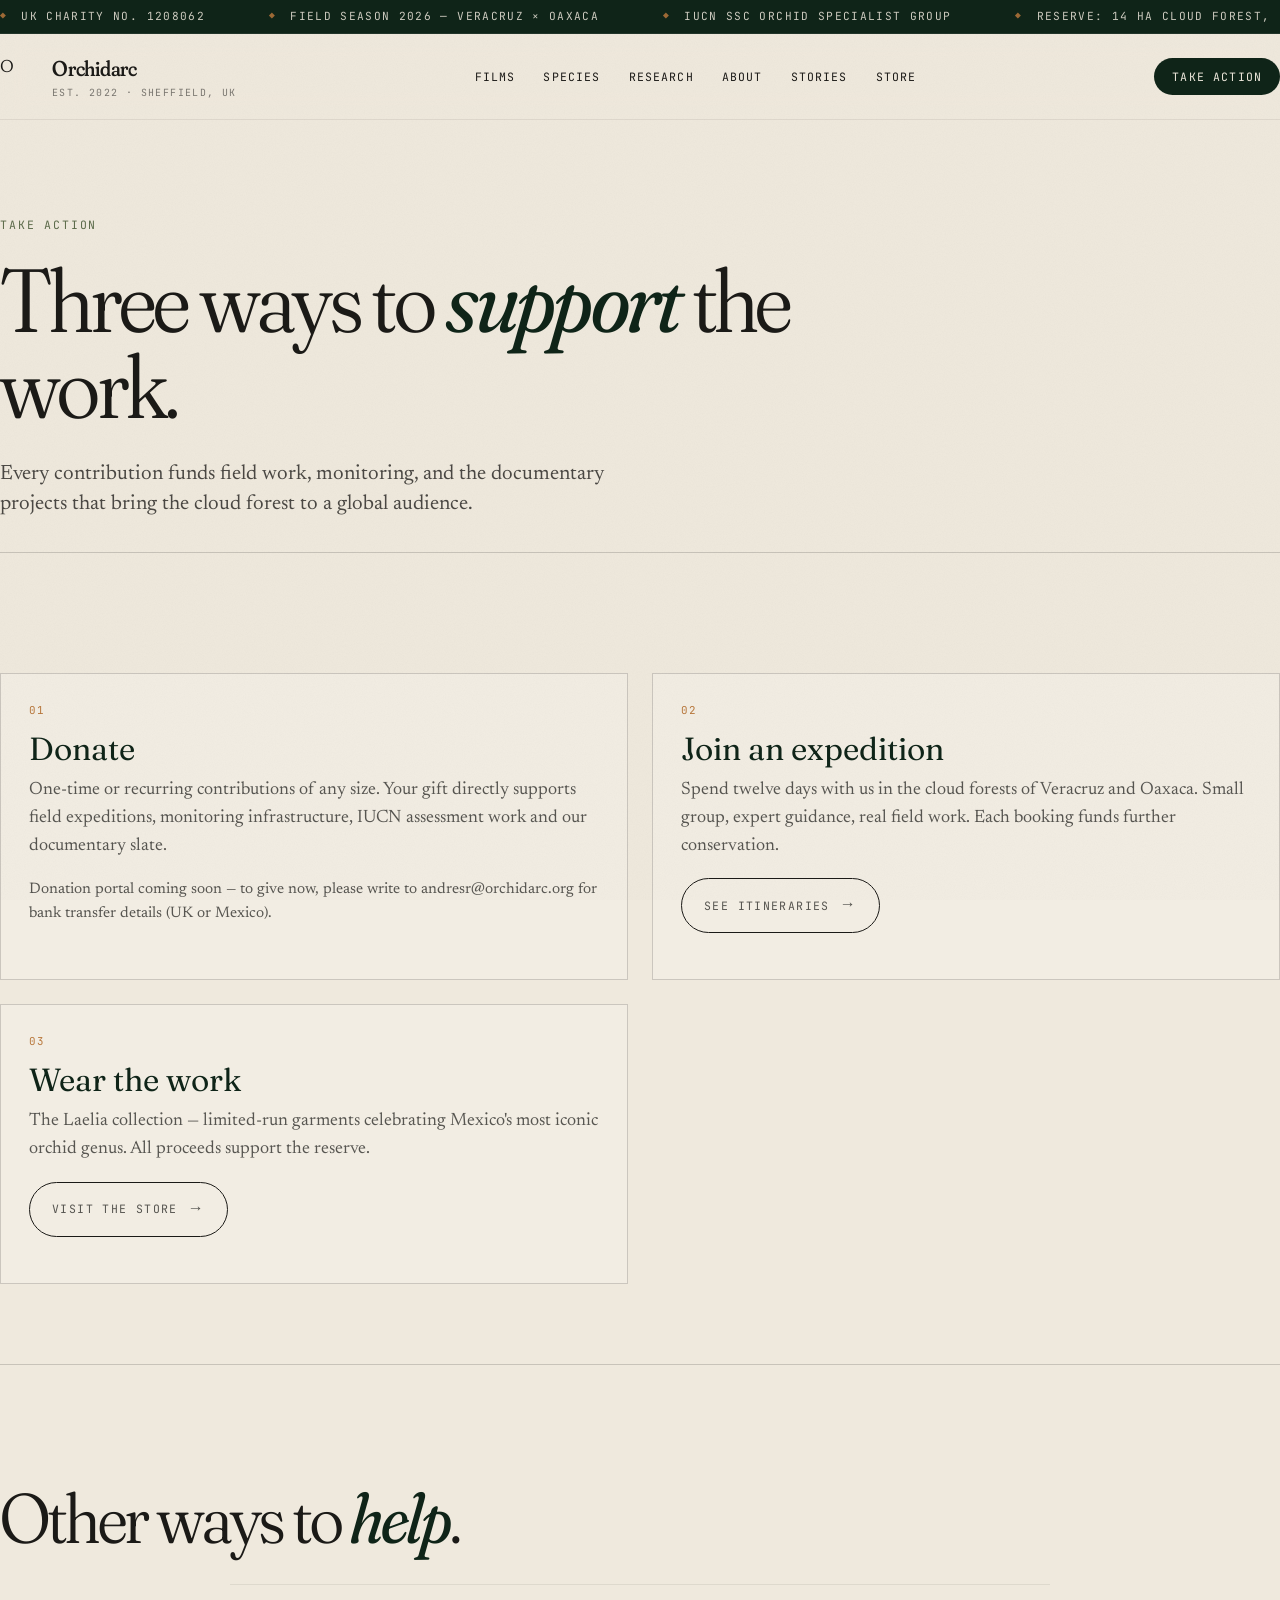
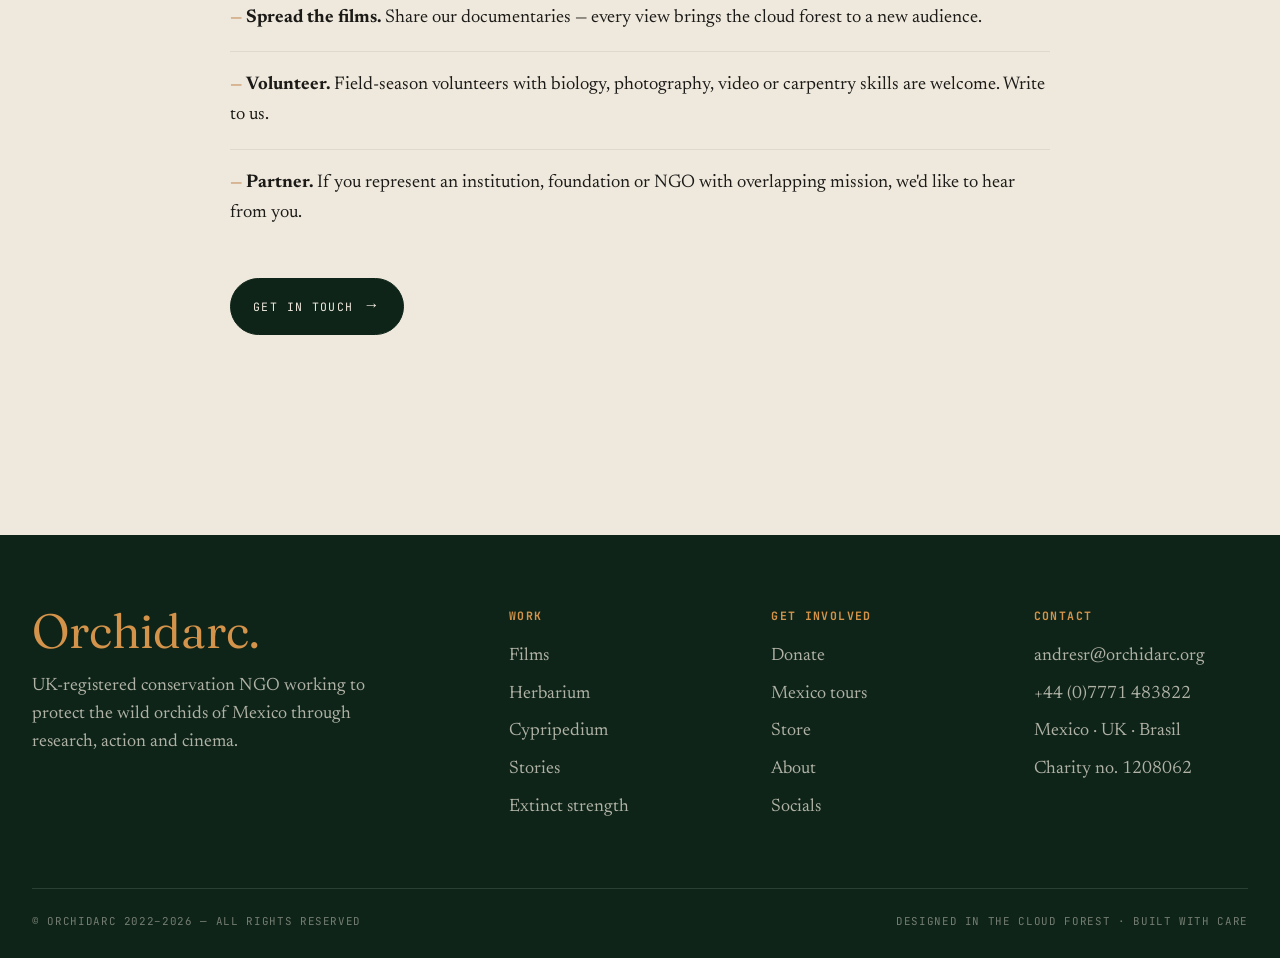
<file: socials.html>
<!doctype html>
<html lang="en">
<head>
<meta charset="utf-8">
<meta name="viewport" content="width=device-width,initial-scale=1">
<title>Take Action — Orchidarc</title>
<meta name="description" content="Donate, join an expedition, or visit the store — three ways to support Orchidarc's conservation work in Mexico.">
<meta property="og:title" content="Take Action — Orchidarc">
<meta property="og:description" content="Donate, join an expedition, or visit the store — three ways to support Orchidarc's conservation work in Mexico.">
<meta property="og:image" content="https://images.squarespace-cdn.com/content/v1/62a46ec904abd9082e732ae7/32944817-46ed-41a6-9443-8d1ef5096afe/_MG_3738.JPG">
<meta name="theme-color" content="#0f2418">
<link rel="preconnect" href="https://fonts.googleapis.com">
<link rel="preconnect" href="https://fonts.gstatic.com" crossorigin>
<link href="https://fonts.googleapis.com/css2?family=Fraunces:ital,opsz,wght,SOFT@0,9..144,300..700,0..100;1,9..144,300..700,0..100&family=Newsreader:ital,opsz,wght@0,6..72,300..600;1,6..72,300..600&family=JetBrains+Mono:wght@400;500&display=swap" rel="stylesheet">
<link rel="stylesheet" href="style.css">
</head>
<body>
<div class="ticker" aria-hidden="true">
  <div class="ticker__track">
    <span>UK Charity no. 1208062</span>
    <span>Field Season 2026 — Veracruz × Oaxaca</span>
    <span>IUCN SSC Orchid Specialist Group</span>
    <span>Reserve: 14 ha cloud forest, Ixhuacán de los Reyes</span>
    <span>Now in development — Orchids of Mexico (feature documentary)</span>
    <span>UK Charity no. 1208062</span>
    <span>Field Season 2026 — Veracruz × Oaxaca</span>
    <span>IUCN SSC Orchid Specialist Group</span>
    <span>Reserve: 14 ha cloud forest, Ixhuacán de los Reyes</span>
    <span>Now in development — Orchids of Mexico (feature documentary)</span>
  </div>
</div>
<header class="nav">
  <div class="wrap nav__inner">
    <a href="index.html" class="brand">
      <span class="brand__mark">O</span>
      <span>
        <span class="brand__text">Orchidarc</span>
        <span class="brand__sub">Est. 2022 · Sheffield, UK</span>
      </span>
    </a>
    <nav class="nav__links" id="navlinks">
      <a href="films.html" class="">Films</a>
      <a href="herbarium.html" class="">Species</a>
      <a href="extinct-strength.html" class="">Research</a>
      <a href="about.html" class="">About</a>
      <a href="stories.html" class="">Stories</a>
      <a href="store.html" class="">Store</a>
    </nav>
    <button class="nav__toggle" id="navtoggle" aria-label="Menu">Menu</button>
    <a href="take-action.html" class="nav__cta">Take Action</a>
  </div>
</header>
<section class="ph wrap">
  <span class="ph__eyebrow">Take Action</span>
  <h1 class="ph__title">Three ways to <em>support</em> the work.</h1>
  <p class="ph__lede">Every contribution funds field work, monitoring, and the documentary projects that bring the cloud forest to a global audience.</p>
</section>

<section class="section wrap reveal">
  <div class="actions-grid">
    <div class="bigcard">
      <span class="bigcard__num">01</span>
      <h3 class="bigcard__title">Donate</h3>
      <p>One-time or recurring contributions of any size. Your gift directly supports field expeditions, monitoring infrastructure, IUCN assessment work and our documentary slate.</p>
      <p class="muted">Donation portal coming soon — to give now, please write to <a href="mailto:andresr@orchidarc.org">andresr@orchidarc.org</a> for bank transfer details (UK or Mexico).</p>
    </div>
    <div class="bigcard">
      <span class="bigcard__num">02</span>
      <h3 class="bigcard__title">Join an expedition</h3>
      <p>Spend twelve days with us in the cloud forests of Veracruz and Oaxaca. Small group, expert guidance, real field work. Each booking funds further conservation.</p>
      <p><a class="btn" href="mexico-tours.html">See itineraries</a></p>
    </div>
    <div class="bigcard">
      <span class="bigcard__num">03</span>
      <h3 class="bigcard__title">Wear the work</h3>
      <p>The Laelia collection — limited-run garments celebrating Mexico's most iconic orchid genus. All proceeds support the reserve.</p>
      <p><a class="btn" href="store.html">Visit the store</a></p>
    </div>
  </div>
</section>

<section class="section wrap reveal">
  <h3 class="section__title" style="margin-bottom:32px">Other ways to <em>help</em>.</h3>
  <div class="prose">
    <ul class="checklist">
      <li><b>Spread the films.</b> Share our documentaries — every view brings the cloud forest to a new audience.</li>
      <li><b>Volunteer.</b> Field-season volunteers with biology, photography, video or carpentry skills are welcome. Write to us.</li>
      <li><b>Partner.</b> If you represent an institution, foundation or NGO with overlapping mission, we'd like to hear from you.</li>
    </ul>
    <p style="margin-top:32px"><a class="btn btn--filled" href="mailto:andresr@orchidarc.org">Get in touch</a></p>
  </div>
</section>
<footer class="foot">
  <div class="wrap">
    <div class="foot__top">
      <div class="foot__brand">
        <h2>Orchidarc.</h2>
        <p>UK-registered conservation NGO working to protect the wild orchids of Mexico through research, action and cinema.</p>
      </div>
      <div class="foot__col">
        <h5>Work</h5>
        <ul>
          <li><a href="index.html#films">Films</a></li>
          <li><a href="herbarium.html">Herbarium</a></li>
          <li><a href="cypripedium.html">Cypripedium</a></li>
          <li><a href="stories.html">Stories</a></li>
          <li><a href="extinct-strength.html">Extinct strength</a></li>
        </ul>
      </div>
      <div class="foot__col">
        <h5>Get involved</h5>
        <ul>
          <li><a href="take-action.html">Donate</a></li>
          <li><a href="mexico-tours.html">Mexico tours</a></li>
          <li><a href="store.html">Store</a></li>
          <li><a href="about.html">About</a></li>
          <li><a href="socials.html">Socials</a></li>
        </ul>
      </div>
      <div class="foot__col">
        <h5>Contact</h5>
        <ul>
          <li><a href="mailto:andresr@orchidarc.org">andresr@orchidarc.org</a></li>
          <li><a href="tel:+447771483822">+44 (0)7771 483822</a></li>
          <li>Mexico · UK · Brasil</li>
          <li>Charity no. 1208062</li>
        </ul>
      </div>
    </div>
    <div class="foot__bottom">
      <span>© Orchidarc 2022–2026 — All rights reserved</span>
      <span>Designed in the cloud forest · Built with care</span>
    </div>
  </div>
</footer>
<script src="app.js"></script>
</body>
</html>
</file>
<file: style.css>
/* ============================================================
   ORCHIDARC — site stylesheet
   Single source of truth for all pages.
   ============================================================ */

:root{
  --paper:#efe9dd;
  --paper-2:#e6dfd0;
  --ink:#1b1a17;
  --forest:#0f2418;
  --forest-2:#1d3a28;
  --moss:#5c6b4a;
  --ochre:#b8773b;
  --ochre-2:#d4934a;
  --rule:rgba(27,26,23,.18);
  --rule-soft:rgba(27,26,23,.08);
}

*{box-sizing:border-box;margin:0;padding:0}
html{scroll-behavior:smooth;-webkit-font-smoothing:antialiased;-moz-osx-font-smoothing:grayscale}
body{
  background:var(--paper);
  color:var(--ink);
  font-family:"Newsreader",Georgia,serif;
  font-weight:400;
  font-size:18px;
  line-height:1.55;
  font-feature-settings:"ss01","onum";
  overflow-x:hidden;
}

body::before{
  content:"";position:fixed;inset:0;pointer-events:none;z-index:1000;
  opacity:.35;mix-blend-mode:multiply;
  background-image:url("data:image/svg+xml;utf8,<svg xmlns='http://www.w3.org/2000/svg' width='200' height='200'><filter id='n'><feTurbulence type='fractalNoise' baseFrequency='.9' numOctaves='2' stitchTiles='stitch'/><feColorMatrix values='0 0 0 0 0.1  0 0 0 0 0.1  0 0 0 0 0.08  0 0 0 .08 0'/></filter><rect width='100%25' height='100%25' filter='url(%23n)'/></svg>");
}

.display{font-family:"Fraunces",Georgia,serif;font-variation-settings:"opsz" 144,"SOFT" 50;line-height:.95;letter-spacing:-.02em}
.mono{font-family:"JetBrains Mono",ui-monospace,monospace;font-size:.72rem;letter-spacing:.06em;text-transform:uppercase}
em,i,.italic{font-style:italic}
a{color:inherit;text-decoration:none}
img{max-width:100%;display:block}
.muted{color:rgba(27,26,23,.6);font-size:.95rem}
hr.hairline{border:0;height:1px;background:var(--rule);margin:48px 0}

.wrap{max-width:1440px;margin:0 auto;padding:0 32px}
@media (max-width:720px){.wrap{padding:0 20px}}

.ticker{background:var(--forest);color:var(--paper);border-bottom:1px solid rgba(255,255,255,.08);overflow:hidden;position:relative}
.ticker__track{display:flex;gap:64px;white-space:nowrap;padding:8px 0;animation:tick 60s linear infinite;font-family:"JetBrains Mono",ui-monospace,monospace;font-size:.7rem;letter-spacing:.12em;text-transform:uppercase}
.ticker__track span{display:inline-flex;align-items:center;gap:14px;opacity:.85}
.ticker__track span::before{content:"◆";color:var(--ochre);font-size:.6rem}
@keyframes tick{from{transform:translateX(0)}to{transform:translateX(-50%)}}

.nav{position:sticky;top:0;z-index:50;background:rgba(239,233,221,.88);backdrop-filter:blur(12px);-webkit-backdrop-filter:blur(12px);border-bottom:1px solid var(--rule-soft)}
.nav__inner{display:grid;grid-template-columns:auto 1fr auto;align-items:center;gap:32px;padding:18px 0}
.brand{display:flex;align-items:center;gap:12px}
.brand__mark{width:40px;height:40px;display:block;object-fit:contain;border-radius:50%;transform:translateY(-1px)}
.brand__text{font-family:"Fraunces",serif;font-weight:500;font-variation-settings:"opsz" 144,"SOFT" 100;font-size:1.35rem;letter-spacing:-.01em}
.brand__sub{font-family:"JetBrains Mono",monospace;font-size:.62rem;letter-spacing:.14em;text-transform:uppercase;opacity:.55;display:block;margin-top:-2px}
.nav__links{display:flex;justify-content:center;gap:28px;font-family:"JetBrains Mono",monospace;font-size:.72rem;letter-spacing:.1em;text-transform:uppercase}
.nav__links a{position:relative;padding:6px 0;transition:opacity .2s}
.nav__links a:hover{opacity:.55}
.nav__links a.is-active{color:var(--ochre)}
.nav__links a.is-active::after{content:"";position:absolute;left:0;right:0;bottom:-2px;height:1px;background:var(--ochre)}
.nav__cta{font-family:"JetBrains Mono",monospace;font-size:.72rem;letter-spacing:.1em;text-transform:uppercase;background:var(--forest);color:var(--paper);padding:10px 18px;border-radius:999px;transition:background .2s}
.nav__cta:hover{background:var(--ochre);color:var(--ink)}
.nav__toggle{display:none;background:none;border:1px solid var(--rule);padding:8px 12px;border-radius:6px;font-family:inherit;cursor:pointer}
@media (max-width:980px){.nav__links{display:none}.nav__inner{grid-template-columns:auto auto auto}.nav__toggle{display:inline-flex;align-items:center;gap:8px;font-family:"JetBrains Mono",monospace;font-size:.72rem;letter-spacing:.1em;text-transform:uppercase}.nav__cta{display:none}.nav__links.open{display:flex;flex-direction:column;grid-column:1/-1;align-items:flex-start;gap:18px;padding:24px 0 12px;border-top:1px solid var(--rule-soft);margin-top:8px}}

.btn{display:inline-flex;align-items:center;gap:10px;font-family:"JetBrains Mono",monospace;font-size:.72rem;letter-spacing:.12em;text-transform:uppercase;padding:14px 22px;border:1px solid var(--ink);border-radius:999px;transition:all .25s ease;cursor:pointer}
.btn:hover{background:var(--ink);color:var(--paper);transform:translateY(-2px)}
.btn--filled{background:var(--forest);color:var(--paper);border-color:var(--forest)}
.btn--filled:hover{background:var(--ochre);border-color:var(--ochre);color:var(--ink)}
.btn::after{content:"→";font-family:"Newsreader",serif;font-size:1rem}

.hero{padding:64px 0 32px;position:relative}
.hero__meta{display:flex;justify-content:space-between;font-family:"JetBrains Mono",monospace;font-size:.7rem;letter-spacing:.1em;text-transform:uppercase;color:var(--moss);padding-bottom:24px;border-bottom:1px solid var(--rule-soft)}
.hero__title{font-family:"Fraunces",serif;font-variation-settings:"opsz" 144,"SOFT" 60;font-weight:340;font-size:clamp(3.2rem,9vw,9rem);line-height:.92;letter-spacing:-.035em;padding:48px 0 56px;max-width:14ch}
.hero__title em{font-style:italic;font-variation-settings:"opsz" 144,"SOFT" 100;color:var(--forest);font-weight:400}
.hero__title .pollen{color:var(--ochre);font-style:italic}
.hero__frame{position:relative;aspect-ratio:2.35/1;overflow:hidden;border-radius:2px;background:#000;box-shadow:0 30px 60px -30px rgba(15,36,24,.35)}
.hero__frame img{width:100%;height:100%;object-fit:cover;object-position:center 40%;filter:saturate(.92) contrast(1.04);transform:scale(1.02);transition:transform 8s ease}
.hero__frame:hover img{transform:scale(1.06)}
.hero__caption{position:absolute;left:24px;bottom:20px;color:var(--paper);font-family:"JetBrains Mono",monospace;font-size:.68rem;letter-spacing:.12em;text-transform:uppercase;background:rgba(15,36,24,.6);backdrop-filter:blur(8px);padding:8px 14px;border-radius:2px}
.hero__caption b{color:var(--ochre-2);font-weight:500;font-style:italic;text-transform:none;letter-spacing:0;font-family:"Fraunces",serif}
.hero__lede{display:grid;grid-template-columns:1fr 1fr;gap:48px;margin-top:48px;padding-top:32px;border-top:1px solid var(--rule-soft)}
.hero__lede p{font-family:"Newsreader",serif;font-size:1.35rem;line-height:1.45;font-weight:380}
.hero__lede aside{font-family:"JetBrains Mono",monospace;font-size:.72rem;line-height:1.7;letter-spacing:.04em;color:var(--moss);text-transform:uppercase}
.hero__lede aside dt{color:var(--ink);opacity:.55;margin-top:14px}
.hero__lede aside dd{margin-bottom:4px}
@media (max-width:760px){.hero__lede{grid-template-columns:1fr;gap:24px}.hero__title{padding:32px 0 36px}}

.ph{padding:96px 0 32px}
.ph__eyebrow{font-family:"JetBrains Mono",monospace;font-size:.72rem;letter-spacing:.16em;text-transform:uppercase;color:var(--moss);display:block;margin-bottom:24px}
.ph__title{font-family:"Fraunces",serif;font-variation-settings:"opsz" 144,"SOFT" 60;font-weight:340;font-size:clamp(2.8rem,7vw,6.5rem);line-height:.95;letter-spacing:-.03em;max-width:18ch}
.ph__title em{font-style:italic;color:var(--forest);font-weight:400}
.ph__lede{margin-top:32px;font-family:"Newsreader",serif;font-size:1.3rem;line-height:1.45;max-width:60ch;color:rgba(27,26,23,.78)}

.section{padding:120px 0 80px;border-top:1px solid var(--rule)}
.section__head{display:grid;grid-template-columns:120px 1fr;gap:24px;margin-bottom:64px}
.section__num{font-family:"JetBrains Mono",monospace;font-size:.72rem;letter-spacing:.12em;text-transform:uppercase;color:var(--moss);padding-top:10px}
.section__title{font-family:"Fraunces",serif;font-variation-settings:"opsz" 144,"SOFT" 60;font-weight:340;font-size:clamp(2.4rem,5.5vw,5.5rem);line-height:.95;letter-spacing:-.03em;max-width:14ch}
.section__title em{font-style:italic;color:var(--forest);font-weight:400}
.section__lede{margin-top:24px;font-size:1.25rem;max-width:64ch;color:rgba(27,26,23,.72)}
@media (max-width:760px){.section{padding:72px 0}.section__head{grid-template-columns:1fr;gap:12px;margin-bottom:40px}}

.reveal{opacity:1;transform:none;transition:opacity .8s ease,transform .8s ease}
.reveal.in{opacity:1;transform:none}

.prose{max-width:820px;margin:0 auto;font-size:1.15rem;line-height:1.65}
.prose p{margin-bottom:24px}
.prose__lede{font-size:1.45rem;line-height:1.45;color:rgba(27,26,23,.82)}
.prose h3{font-family:"Fraunces",serif;font-size:2rem;line-height:1.1;margin:48px 0 16px;font-weight:420;color:var(--forest)}
.checklist{list-style:none;margin:24px 0}
.checklist li{border-top:1px solid var(--rule-soft);padding:18px 0}
.checklist li::before{content:"— ";color:var(--ochre)}

.films{display:grid;grid-template-columns:repeat(2,1fr);gap:32px}
.film{border-top:1px solid var(--rule);padding-top:24px}
.film__poster{display:block;position:relative;aspect-ratio:16/9;overflow:hidden;background:#000;margin-bottom:18px}
.film__poster img{width:100%;height:100%;object-fit:cover;transition:transform .8s ease}
.film__poster:hover img{transform:scale(1.05)}
.film__play{position:absolute;inset:0;display:grid;place-items:center;color:#fff;font-size:2rem;background:rgba(0,0,0,.12)}
.film__play span{width:72px;height:72px;border:1px solid rgba(255,255,255,.6);border-radius:50%;display:grid;place-items:center;background:rgba(15,36,24,.25);backdrop-filter:blur(8px)}
.film__meta{display:flex;justify-content:space-between;font-family:"JetBrains Mono",monospace;font-size:.68rem;letter-spacing:.1em;text-transform:uppercase;color:var(--moss);margin-bottom:12px}
.film__title{font-family:"Fraunces",serif;font-size:2.2rem;font-weight:380;line-height:1;margin-bottom:14px}
.film__desc{color:rgba(27,26,23,.72);margin-bottom:18px}
.film__lang{display:flex;gap:18px;font-family:"JetBrains Mono",monospace;font-size:.75rem;text-transform:uppercase;letter-spacing:.08em}
.film__award{display:inline-block;margin-top:18px;color:var(--ochre);font-style:italic}
@media (max-width:820px){.films{grid-template-columns:1fr}}

.gallery{display:grid;grid-template-columns:repeat(4,1fr);grid-auto-rows:260px;gap:16px}
.g{position:relative;overflow:hidden;background:#000;border-radius:2px}
.g img{width:100%;height:100%;object-fit:cover;transition:transform 1s ease;filter:saturate(.92) contrast(1.03)}
.g:hover img{transform:scale(1.06)}
.g figcaption{position:absolute;left:12px;bottom:10px;color:var(--paper);font-family:"JetBrains Mono",monospace;font-size:.65rem;letter-spacing:.08em;text-transform:uppercase;background:rgba(15,36,24,.55);padding:6px 9px;border-radius:2px;backdrop-filter:blur(5px)}
.g--wide{grid-column:span 2}
.g--tall{grid-row:span 2}
@media (max-width:920px){.gallery{grid-template-columns:repeat(2,1fr)}}
@media (max-width:560px){.gallery{grid-template-columns:1fr;grid-auto-rows:240px}.g--wide,.g--tall{grid-column:auto;grid-row:auto}}

.hb-grid{display:grid;grid-template-columns:repeat(4,1fr);gap:24px}
.hb{background:rgba(255,255,255,.18);border:1px solid var(--rule-soft);border-radius:2px;overflow:hidden;transition:transform .25s ease,box-shadow .25s ease;background-color:rgba(239,233,221,.55)}
.hb:hover{transform:translateY(-4px);box-shadow:0 24px 45px -32px rgba(15,36,24,.35)}
.hb__img{aspect-ratio:4/3;background:rgba(15,36,24,.08);overflow:hidden}
.hb__img img{width:100%;height:100%;object-fit:cover;filter:saturate(.94) contrast(1.03);transition:transform .8s ease}
.hb:hover .hb__img img{transform:scale(1.05)}
.hb__meta{display:flex;justify-content:space-between;gap:12px;padding:16px 18px 0;font-family:"JetBrains Mono",monospace;font-size:.62rem;letter-spacing:.08em;text-transform:uppercase;color:var(--moss)}
.hb__name{font-family:"Fraunces",serif;font-size:1.45rem;line-height:1.05;font-weight:420;padding:12px 18px 2px;color:var(--forest)}
.hb__author{padding:0 18px 20px;color:rgba(27,26,23,.6);font-size:.95rem}
@media (max-width:1100px){.hb-grid{grid-template-columns:repeat(3,1fr)}}
@media (max-width:760px){.hb-grid{grid-template-columns:repeat(2,1fr)}}
@media (max-width:520px){.hb-grid{grid-template-columns:1fr}}

.specimens{display:grid;grid-template-columns:repeat(4,1fr);gap:24px}
.specimen{background:rgba(255,255,255,.18);border:1px solid var(--rule-soft);padding:18px;display:flex;flex-direction:column;min-height:100%}
.specimen__plate{display:flex;justify-content:space-between;font-family:"JetBrains Mono",monospace;font-size:.62rem;letter-spacing:.08em;text-transform:uppercase;color:var(--moss);margin-bottom:12px}
.specimen__img{aspect-ratio:4/5;background:#000;overflow:hidden;margin-bottom:18px}
.specimen__img img{width:100%;height:100%;object-fit:cover;transition:transform .8s ease}
.specimen:hover .specimen__img img{transform:scale(1.05)}
.specimen__name{font-family:"Fraunces",serif;font-size:1.75rem;font-weight:420;line-height:1;color:var(--forest);font-style:italic}
.specimen__author{font-size:.95rem;color:rgba(27,26,23,.55);margin:6px 0 10px}
.specimen__status{font-family:"JetBrains Mono",monospace;font-size:.65rem;letter-spacing:.08em;text-transform:uppercase;color:var(--ochre);margin-bottom:14px}
.specimen__desc{font-size:1rem;color:rgba(27,26,23,.72);margin-bottom:18px}
.specimen__link{margin-top:auto;font-family:"JetBrains Mono",monospace;font-size:.72rem;text-transform:uppercase;letter-spacing:.08em;border-top:1px solid var(--rule-soft);padding-top:14px;color:var(--forest)}
@media (max-width:1100px){.specimens{grid-template-columns:repeat(2,1fr)}}
@media (max-width:620px){.specimens{grid-template-columns:1fr}}

.profile{display:grid;grid-template-columns:1.1fr .9fr;gap:48px;align-items:start}
.profile__img{overflow:hidden;background:#000}
.profile__img img{width:100%;height:100%;object-fit:cover}
.datasheet{display:grid;grid-template-columns:160px 1fr;border-top:1px solid var(--rule);font-family:"JetBrains Mono",monospace;font-size:.78rem;letter-spacing:.04em}
.datasheet dt,.datasheet dd{padding:14px 0;border-bottom:1px solid var(--rule-soft)}
.datasheet dt{text-transform:uppercase;color:var(--moss)}
.datasheet dd{font-family:"Newsreader",serif;font-size:1.05rem;letter-spacing:0;color:var(--ink)}
@media (max-width:820px){.profile{grid-template-columns:1fr}.datasheet{grid-template-columns:1fr}.datasheet dt{padding-bottom:0;border-bottom:0}}

.foot{background:var(--forest);color:var(--paper);margin-top:96px;padding:72px 0 28px}
.foot__top{display:grid;grid-template-columns:2fr 1fr 1fr 1fr;gap:48px;padding-bottom:56px;border-bottom:1px solid rgba(255,255,255,.12)}
.foot__brand h2{font-family:"Fraunces",serif;font-size:3rem;font-weight:360;line-height:1;color:var(--ochre-2);margin-bottom:18px}
.foot__brand p{max-width:34ch;color:rgba(239,233,221,.72)}
.foot__social{display:flex;gap:14px;margin-top:24px;flex-wrap:wrap}
.foot__social a{width:auto;min-width:40px;height:40px;border:1px solid rgba(255,255,255,.2);display:grid;place-items:center;border-radius:50%;font-size:.65rem;padding:0 10px;color:var(--paper)}
.foot__col h5{font-family:"JetBrains Mono",monospace;font-size:.72rem;letter-spacing:.12em;text-transform:uppercase;color:var(--ochre-2);margin-bottom:18px}
.foot__col ul{list-style:none}
.foot__col li{margin-bottom:10px;color:rgba(239,233,221,.72)}
.foot__col a:hover{color:var(--ochre-2)}
.foot__bottom{display:flex;justify-content:space-between;gap:20px;padding-top:24px;color:rgba(239,233,221,.45);font-family:"JetBrains Mono",monospace;font-size:.68rem;letter-spacing:.06em;text-transform:uppercase}
@media (max-width:920px){.foot__top{grid-template-columns:1fr 1fr}.foot__bottom{flex-direction:column}}
@media (max-width:560px){.foot__top{grid-template-columns:1fr}}

.discovery{display:grid;grid-template-columns:1fr 1fr;gap:48px;align-items:center}
.discovery__img{position:relative;background:#000;overflow:hidden}
.discovery__img img{width:100%;height:100%;object-fit:cover}
.discovery__plate{position:absolute;top:16px;left:16px;right:16px;display:flex;justify-content:space-between;color:var(--paper);font-family:"JetBrains Mono",monospace;font-size:.62rem;letter-spacing:.08em;text-transform:uppercase;z-index:1}
.discovery__txt h3{font-family:"Fraunces",serif;font-size:3.4rem;font-weight:360;line-height:1;color:var(--forest);margin-bottom:22px;font-style:italic}
.discovery__txt .x{color:var(--ochre);font-style:normal;margin-right:4px}
.discovery__txt p{font-size:1.2rem;color:rgba(27,26,23,.75);margin-bottom:24px}
.discovery__meta{display:grid;grid-template-columns:1fr 1fr;gap:14px;margin:28px 0;font-family:"JetBrains Mono",monospace;font-size:.7rem;text-transform:uppercase;letter-spacing:.08em}
.discovery__meta div{border-top:1px solid var(--rule-soft);padding-top:12px}
.discovery__meta dt{color:var(--moss)}
.discovery__meta dd{font-family:"Newsreader",serif;text-transform:none;letter-spacing:0;font-size:1rem;color:var(--ink)}
@media (max-width:820px){.discovery{grid-template-columns:1fr}}

.urgent{background:var(--forest);color:var(--paper);padding:96px 0;position:relative;overflow:hidden;margin:80px 0}
.urgent__inner{max-width:1440px;margin:0 auto;padding:0 32px;display:grid;grid-template-columns:1fr 1fr;gap:56px;align-items:center;position:relative;z-index:1}
.urgent__tag{font-family:"JetBrains Mono",monospace;font-size:.72rem;letter-spacing:.12em;text-transform:uppercase;color:var(--ochre-2);display:block;margin-bottom:18px}
.urgent__title{font-family:"Fraunces",serif;font-size:clamp(2.4rem,5vw,5rem);line-height:.95;font-weight:340;letter-spacing:-.03em;margin-bottom:24px}
.urgent__title em{font-style:italic;color:var(--ochre-2)}
.urgent__txt p{font-size:1.25rem;color:rgba(239,233,221,.75);margin-bottom:28px}
.urgent__img{aspect-ratio:4/3;overflow:hidden;background:#000;box-shadow:0 40px 80px -50px rgba(0,0,0,.8)}
.urgent__img img{width:100%;height:100%;object-fit:cover}
@media (max-width:820px){.urgent__inner{grid-template-columns:1fr}}

.essay{display:grid;grid-template-columns:1fr 1fr;gap:56px;align-items:center}
.essay__media{aspect-ratio:4/3;overflow:hidden;background:#000}
.essay__media img{width:100%;height:100%;object-fit:cover}
.essay__txt h3{font-family:"Fraunces",serif;font-size:3rem;font-weight:360;line-height:1;color:var(--forest);margin-bottom:20px}
.essay__txt p{font-size:1.15rem;color:rgba(27,26,23,.75);margin-bottom:20px}
.essay__hero{max-width:1000px;margin:0 auto;background:#000;position:relative}
.essay__hero img{width:100%;height:auto}
.essay__hero figcaption,.essay__inline figcaption{font-family:"JetBrains Mono",monospace;font-size:.7rem;letter-spacing:.06em;text-transform:uppercase;color:rgba(27,26,23,.55);padding:10px 0;background:var(--paper)}
.prose--essay{max-width:860px}
.essay__pull{font-family:"Fraunces",serif;font-size:2rem;line-height:1.15;font-style:italic;color:var(--forest);border-left:3px solid var(--ochre);padding-left:24px;margin:42px 0}
.essay__inline{margin:42px 0}
.essay__inline img{width:100%}
.byline{font-family:"JetBrains Mono",monospace;font-size:.75rem;text-transform:uppercase;letter-spacing:.08em;color:var(--moss)}
@media (max-width:820px){.essay{grid-template-columns:1fr}}

.about{display:grid;grid-template-columns:1fr 1fr;gap:56px}
.about__lede{font-size:1.45rem;line-height:1.4;color:rgba(27,26,23,.82)}
.about__stats{display:grid;grid-template-columns:1fr 1fr;gap:18px;margin-top:32px}
.stat__num{font-family:"Fraunces",serif;font-size:3rem;line-height:1;color:var(--forest)}
.stat__label{font-family:"JetBrains Mono",monospace;font-size:.68rem;text-transform:uppercase;letter-spacing:.08em;color:var(--moss);margin-top:6px}
.about__pillars{margin-top:28px}
.pillar{display:grid;grid-template-columns:100px 1fr;gap:18px;border-top:1px solid var(--rule-soft);padding:18px 0}
.pillar__num{font-family:"JetBrains Mono",monospace;font-size:.65rem;letter-spacing:.08em;text-transform:uppercase;color:var(--ochre)}
.pillar h4{font-family:"Fraunces",serif;font-size:1.45rem;font-weight:420;color:var(--forest);margin-bottom:6px}
.pillar p{color:rgba(27,26,23,.72)}
@media (max-width:820px){.about{grid-template-columns:1fr}.about__stats{grid-template-columns:1fr 1fr}}

.action{background:var(--paper-2);padding:96px 0;margin-top:80px}
.action__inner{max-width:1440px;margin:0 auto;padding:0 32px;display:grid;grid-template-columns:1fr 1fr;gap:48px}
.action__title{font-family:"Fraunces",serif;font-size:clamp(2.3rem,5vw,5rem);font-weight:340;line-height:.95;letter-spacing:-.03em}
.action__title em{font-style:italic;color:var(--forest)}
.action__txt p{font-size:1.2rem;color:rgba(27,26,23,.74);margin-bottom:24px}
.action__cards{display:grid;gap:14px}
.action__card{display:flex;justify-content:space-between;gap:20px;border:1px solid var(--rule);padding:22px;background:rgba(255,255,255,.18);transition:all .2s ease}
.action__card:hover{transform:translateX(4px);background:rgba(255,255,255,.35)}
.action__card h4{font-family:"Fraunces",serif;font-size:1.45rem;font-weight:420;color:var(--forest)}
.action__card p{font-size:.95rem;margin:4px 0 0;color:rgba(27,26,23,.62)}
@media (max-width:820px){.action__inner{grid-template-columns:1fr}}

.follow{padding:96px 0 32px}
.follow__inner{display:grid;grid-template-columns:1fr 1fr;gap:56px;align-items:center}
.follow__txt h3,.subscribe h3{font-family:"Fraunces",serif;font-size:3rem;font-weight:360;line-height:1;color:var(--forest);margin-bottom:18px}
.follow__txt p{font-size:1.2rem;color:rgba(27,26,23,.72)}
.follow__cards{display:grid;gap:16px}
.follow__card{display:flex;align-items:center;gap:18px;border:1px solid var(--rule);padding:22px;background:rgba(255,255,255,.2)}
.follow__plat{display:block;font-family:"JetBrains Mono",monospace;font-size:.7rem;text-transform:uppercase;letter-spacing:.08em;color:var(--moss)}
.follow__handle{display:block;font-family:"Fraunces",serif;font-size:1.4rem;color:var(--forest)}
.follow__go{margin-left:auto;font-size:1.4rem}
@media (max-width:820px){.follow__inner{grid-template-columns:1fr}}

.subscribe{padding:32px 0 96px}
.subscribe__inner{display:grid;grid-template-columns:1fr 1fr;gap:56px;background:var(--forest);color:var(--paper);padding:44px}
.subscribe h3{color:var(--paper)}
.subscribe h3 em{color:var(--ochre-2)}
.subscribe p{color:rgba(239,233,221,.72)}
#subform{display:flex;gap:10px;margin-top:12px}
#subemail{flex:1;border:1px solid rgba(255,255,255,.2);background:rgba(255,255,255,.08);color:var(--paper);padding:14px 16px;font-family:inherit;font-size:1rem}
#subemail::placeholder{color:rgba(239,233,221,.55)}
#subform button{border:0;background:var(--ochre);color:var(--forest);font-family:"JetBrains Mono",monospace;text-transform:uppercase;letter-spacing:.08em;font-size:.72rem;padding:0 18px;cursor:pointer}
.subscribe__msg{font-family:"JetBrains Mono",monospace;font-size:.72rem;letter-spacing:.04em;color:var(--ochre-2);margin-top:10px;text-transform:uppercase}
@media (max-width:820px){.subscribe__inner{grid-template-columns:1fr;padding:28px}#subform{flex-direction:column}#subform button{padding:14px}}

.indev{margin-top:56px;padding:32px;border:1px solid var(--rule);background:rgba(255,255,255,.18)}
.indev__tag{font-family:"JetBrains Mono",monospace;font-size:.68rem;letter-spacing:.12em;text-transform:uppercase;color:var(--ochre);display:block;margin-bottom:12px}
.indev__title{font-family:"Fraunces",serif;font-size:2.8rem;font-weight:360;line-height:1;color:var(--forest);margin-bottom:16px}
.socials-grid,.actions-grid{display:grid;grid-template-columns:repeat(2,1fr);gap:24px}
.soc,.bigcard{border:1px solid var(--rule);background:rgba(255,255,255,.18);padding:28px;transition:all .2s ease}
.soc:hover{transform:translateY(-3px);background:rgba(255,255,255,.32)}
.soc__plat,.bigcard__num{font-family:"JetBrains Mono",monospace;font-size:.68rem;letter-spacing:.12em;text-transform:uppercase;color:var(--ochre);display:block;margin-bottom:14px}
.soc__handle,.bigcard__title{font-family:"Fraunces",serif;font-size:2rem;font-weight:380;line-height:1;color:var(--forest);margin-bottom:12px}
.soc p,.bigcard p{color:rgba(27,26,23,.72);margin-bottom:18px}
.soc__go{font-family:"JetBrains Mono",monospace;font-size:.72rem;letter-spacing:.08em;text-transform:uppercase;color:var(--forest)}
@media (max-width:760px){.socials-grid,.actions-grid{grid-template-columns:1fr}}

.trade-block{display:grid;grid-template-columns:1fr 1fr;gap:32px;background:var(--forest);color:var(--paper);padding:44px;align-items:center}
.trade-block__txt h3{font-family:"Fraunces",serif;font-size:3rem;line-height:1;font-weight:360;margin-bottom:18px;color:var(--paper)}
.trade-block__txt h3 em{color:var(--ochre-2)}
.trade-block__txt p{color:rgba(239,233,221,.75);margin-bottom:18px;font-size:1.1rem}
.trade-block__imgs{display:grid;grid-template-columns:1fr 1fr;gap:14px}
.trade-block__imgs img{width:100%;height:360px;object-fit:cover}
@media (max-width:820px){.trade-block{grid-template-columns:1fr;padding:28px}.trade-block__imgs{grid-template-columns:1fr}.trade-block__imgs img{height:auto}}
</file>
